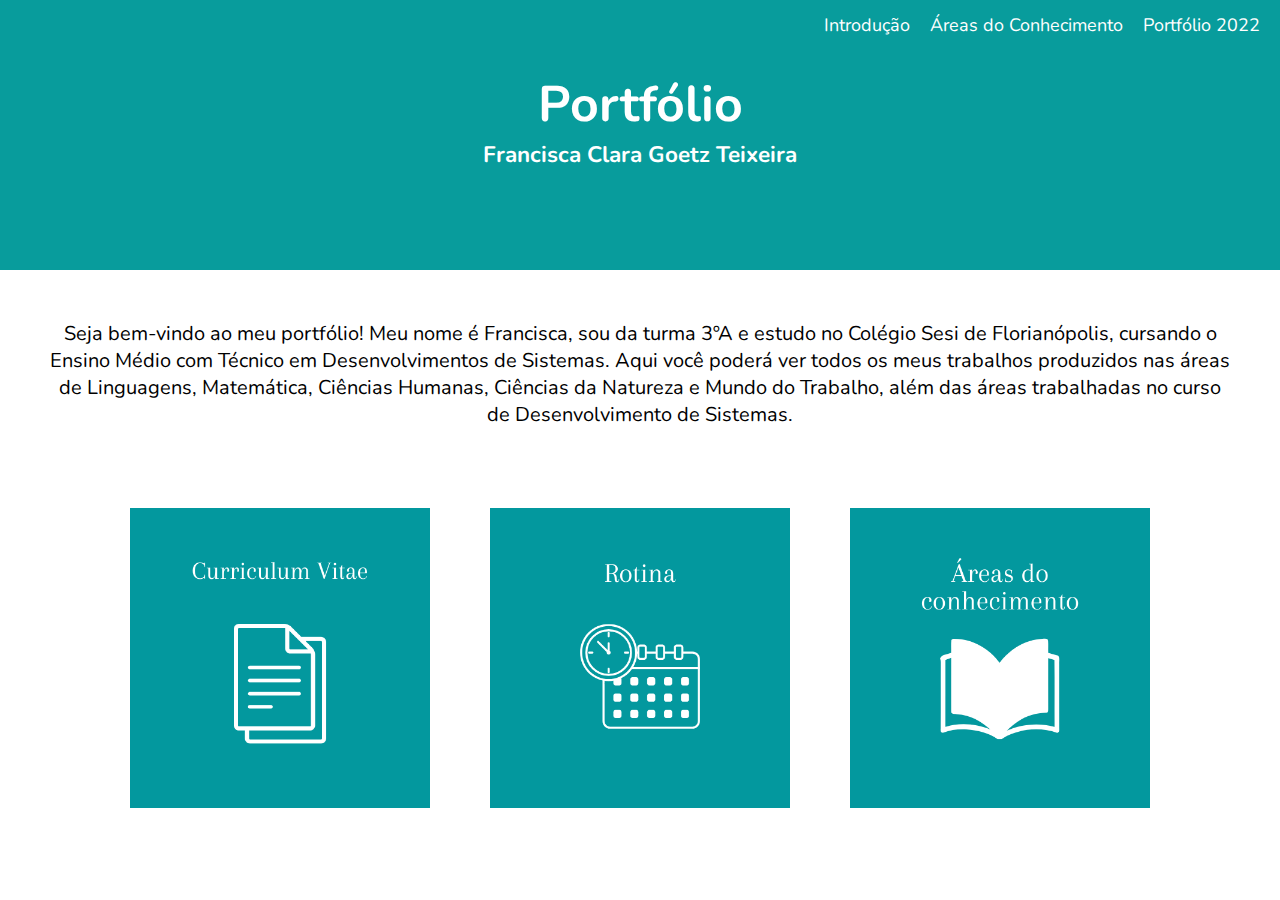
<file: index.html>
<!DOCTYPE html>
<html lang="pt-br">

<head>
    <meta charset="UTF-8">
    <meta http-equiv="X-UA-Compatible" content="IE=edge">
    <meta name="viewport" content="width=device-width, initial-scale=1.0">
    <title>Portfólio</title>
    <link rel="stylesheet" href="styles.css">
</head>

<body>
    <header>
        <div class="headerItems">
            <a class="summaryItems" href="#">Introdução</a>
            <a class="summaryItems" href="./areasConhecimento.html">Áreas do Conhecimento</a>
            <a class="summaryItems" href="https://sites.google.com/estudante.sesisenai.org.br/portfolio-segundo-trim/introdu%C3%A7%C3%A3o" target="_blank" rel="noopener noreferrer">Portfólio 2022</a>
        </div>
        <div class="title">
            <h1>Portfólio</h1>
            <h2>Francisca Clara Goetz Teixeira</h2>
        </div>
    </header>

    <div class="text">
        <a>
            Seja bem-vindo ao meu portfólio! Meu nome é Francisca, sou da turma 3ºA e estudo no Colégio Sesi de
            Florianópolis, cursando o Ensino Médio com Técnico em Desenvolvimentos de Sistemas. Aqui você poderá ver
            todos os meus trabalhos produzidos nas áreas de Linguagens, Matemática, Ciências Humanas, Ciências da
            Natureza e Mundo do Trabalho, além das áreas trabalhadas no curso de Desenvolvimento de Sistemas.

        </a>
    </div>

    <div class="buttons">
        <a class="btn" href="https://drive.google.com/file/d/1kmhbo2k7tBiQtLfm40qeHptQP5RtkmFL/view?usp=sharing"
            target="_blank" rel="noopener noreferrer"><img class="image" src="./images/botoes do portfolio (10).png"
                alt="Curriculum Vitae"></a>
        <a class="btn" href="https://docs.google.com/document/d/17hPBhl8VHSb8q75vsAi1eAEsDERTLfJCfSUgpHqgli8/edit?usp=sharing" target="_blank" rel="noopener noreferrer"><img class="image"
                src="./images/botoes do portfolio (11).png" alt="Rotina"></a>
        <a class="btn" href="./areasConhecimento.html"><img class="image" src="./images/botoes do portfolio (12).png"
                alt="Áreas do Conhecimento"></a>
    </div>
</body>

</html>
</file>
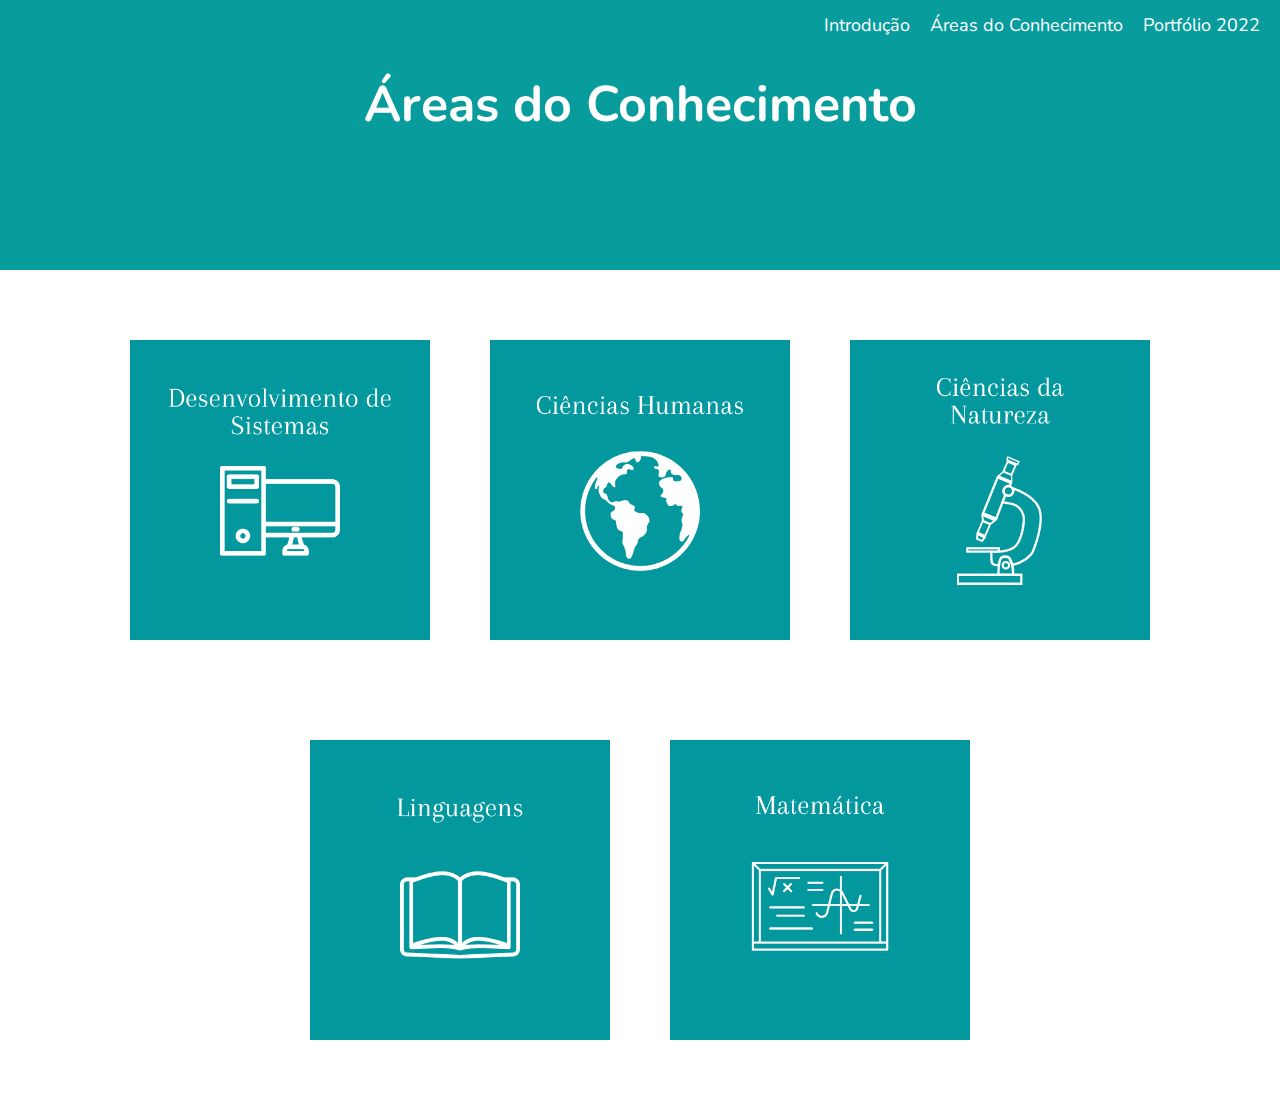
<file: areasConhecimento.html>
<!DOCTYPE html>
<html lang="pt-br">

<head>
    <meta charset="UTF-8">
    <meta name="viewport" content="width=device-width, initial-scale=1.0">
    <title>Áreas do Conhecimento</title>
    <link rel="stylesheet" href="styles.css">
</head>

<body>
    <header>
        <div class="headerItems">
            <a class="summaryItems" href="./index.html">Introdução</a>
            <a class="summaryItems" href="./areasConhecimento.html">Áreas do Conhecimento</a>
            <a class="summaryItems" href="https://sites.google.com/estudante.sesisenai.org.br/portfolio-segundo-trim/introdu%C3%A7%C3%A3o" target="_blank" rel="noopener noreferrer">Portfólio 2022</a> 
        </div>
        <div class="title">
            <h1>Áreas do Conhecimento</h1>
        </div>
    </header>
        <div class="buttons">
            <a class="btn" href="./tecnico.html"><img class="image" src="./images/tecn botao.png" alt="Desenvolvimento de Sistemas"></a>
            <a class="btn" href="./cienciasHumanas.html"><img class="image" src="./images/botoes do portfolio (14).png" alt="Ciências Humanas"></a>
            <a class="btn" href="./cienciasNatureza.html"><img class="image" src="./images/ciencias da natureza botao.png"alt="Ciências da Natureza"></a>
        </div>
        <div class="buttons">
            <a class="btn" href="./linguagens.html"><img class="image" src="./images/linguagens botao.png" alt="Linguagens"></a>
            <a class="btn" href="./matematica.html"><img class="image" src="./images/botoes do portfolio (13).png" alt="Matemática"></a>
        </div class="buttons">
</body>
</html>
</file>
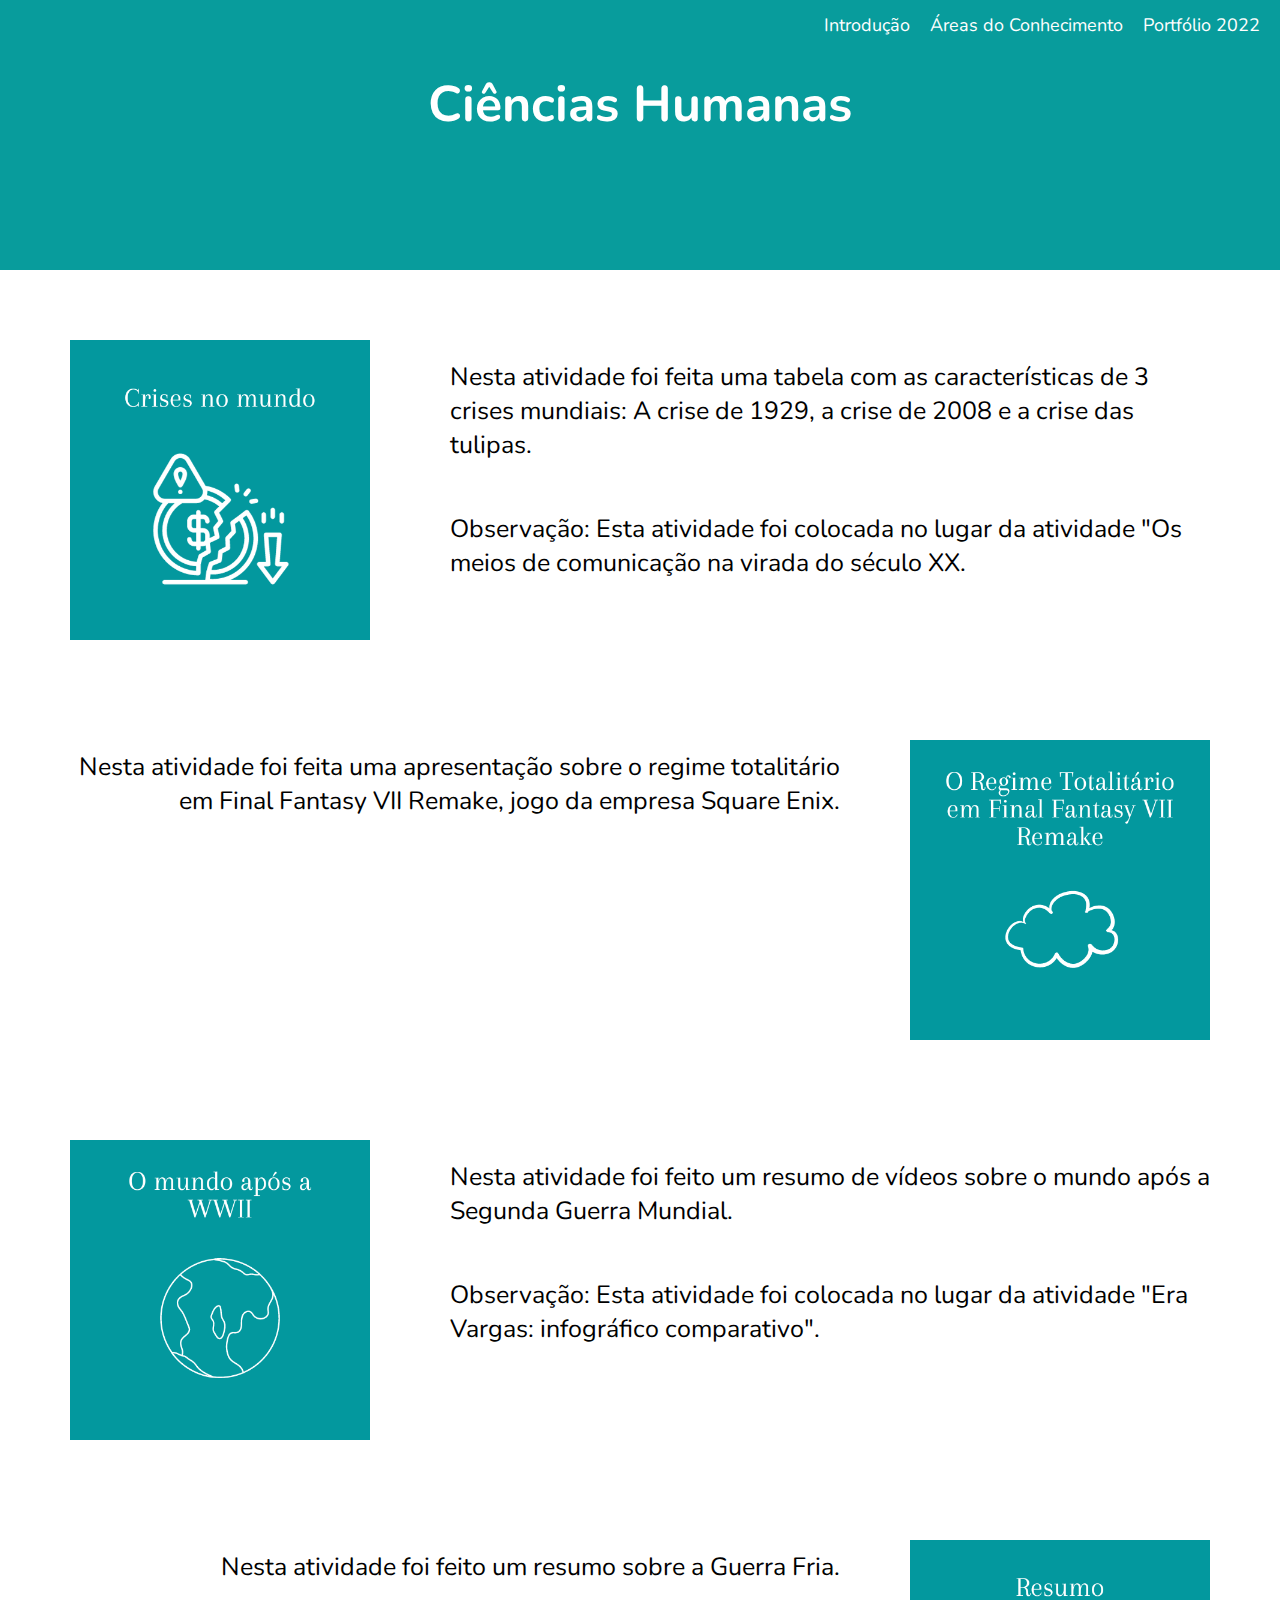
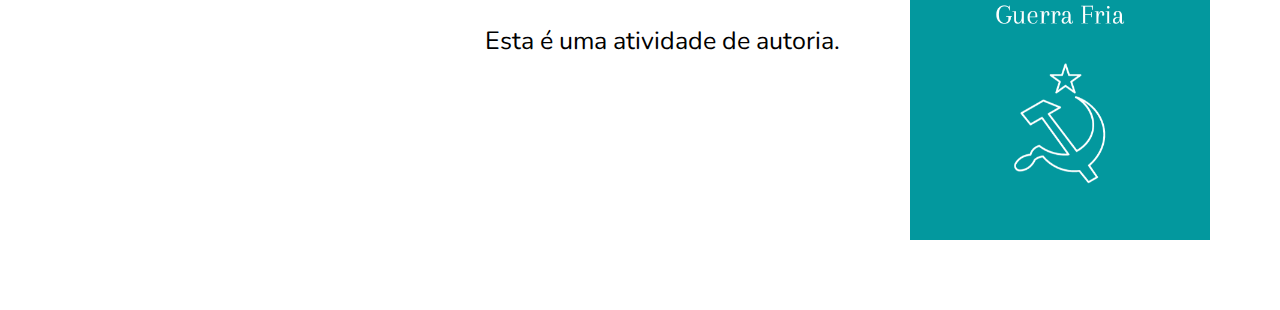
<file: cienciasHumanas.html>
<!DOCTYPE html>
<html lang="pt-br">

<head>
    <meta charset="UTF-8">
    <meta name="viewport" content="width=device-width, initial-scale=1.0">
    <title>Ciências Humanas</title>
    <link rel="stylesheet" href="styles.css">
</head>

<body>
    <header>
        <div class="headerItems">
            <a class="summaryItems" href="./index.html">Introdução</a>
            <a class="summaryItems" href="./areasConhecimento.html">Áreas do Conhecimento</a>
            <a class="summaryItems"
                href="https://sites.google.com/estudante.sesisenai.org.br/portfolio-segundo-trim/introdu%C3%A7%C3%A3o"
                target="_blank" rel="noopener noreferrer">Portfólio 2022</a>
        </div>
        <div class="title">
            <h1>Ciências Humanas</h1>
        </div>
     </header>
        <div class="btnLeft">
            <a class="btn"
                href="https://docs.google.com/spreadsheets/d/1BeHwmgjmDa8C3BSad9Tiot9MEgsSIA6T/edit?usp=sharing&ouid=114254797903127569456&rtpof=true&sd=true"
                target="_blank" rel="noopener noreferrer"><img class="image" src="./images/botao crises.png"
                    alt="O regime totalitário em Final Fantasy VII Remake"></a>
            <div class="ajeitaTexto">
                <div>
                    <a class="textBtnLeft">Nesta atividade foi feita uma tabela com as características de 3 crises
                        mundiais: A crise de 1929, a crise de 2008 e a crise das tulipas.</a>
                </div>
                <div>
                    <a class="textBtnLeft">Observação: Esta atividade foi colocada no lugar da atividade "Os meios de
                        comunicação na virada do século XX.</a>
                </div>
            </div>
        </div>
        <div class="btnRight">
            <div class="ajeitaTexto">
                <div>
                    <a class="textBtnRight">Nesta atividade foi feita uma apresentação sobre o regime totalitário em Final Fantasy VII Remake, jogo da empresa Square Enix.</a>
                </div>
            </div>
            <a class="btn"
                href="https://docs.google.com/presentation/d/15iGPrAQxyJ4IrKK8maaEO8gtv-SD-AeeEdO1TfQAr78/edit?usp=sharing"
                target="_blank" rel="noopener noreferrer"><img class="image" src="./images/botao regime.png"
                    alt="Crises no mundo"></a>
        </div>
        <div class="btnLeft">
            <a class="btn"
                href="https://docs.google.com/document/d/1Cj38ZMQ_G8kBwbdggVKkRyp1_p07638c6Mv6hvc8nCQ/edit?usp=sharing"
                target="_blank" rel="noopener noreferrer"><img class="image" src="images/botao mundo apos guerra.png"
                    alt="O mundo após a Segunda Guerra Mundial"></a>
                    <div class="ajeitaTexto">
                        <div>
                            <a class="textBtnLeft">Nesta atividade foi feito um resumo de vídeos sobre o mundo após a Segunda Guerra Mundial.</a>
                        </div>
                        <div>
                            <a class="textBtnLeft">Observação: Esta atividade foi colocada no lugar da atividade "Era Vargas: infográfico comparativo".</a>
                        </div>
                    </div>
        </div>
        <div class="btnRight">
            <div class="ajeitaTexto">
                <div>
                    <a class="textBtnRight">Nesta atividade foi feito um resumo sobre a Guerra Fria.</a>
                </div>
                <div>
                    <a class="textBtnRight">Esta é uma atividade de autoria.</a>
                </div>
            </div>
            <a class="btn"
                href="https://drive.google.com/drive/folders/1RsxyURId0kNa8h_v3t1SkIIfW-S31VUG?usp=share_link"
                target="_blank" rel="noopener noreferrer"><img class="image" src="./images/botao guerra fria.png"
                    alt="Resumo: Guerra Fria"></a>
</body>

</html>
</file>
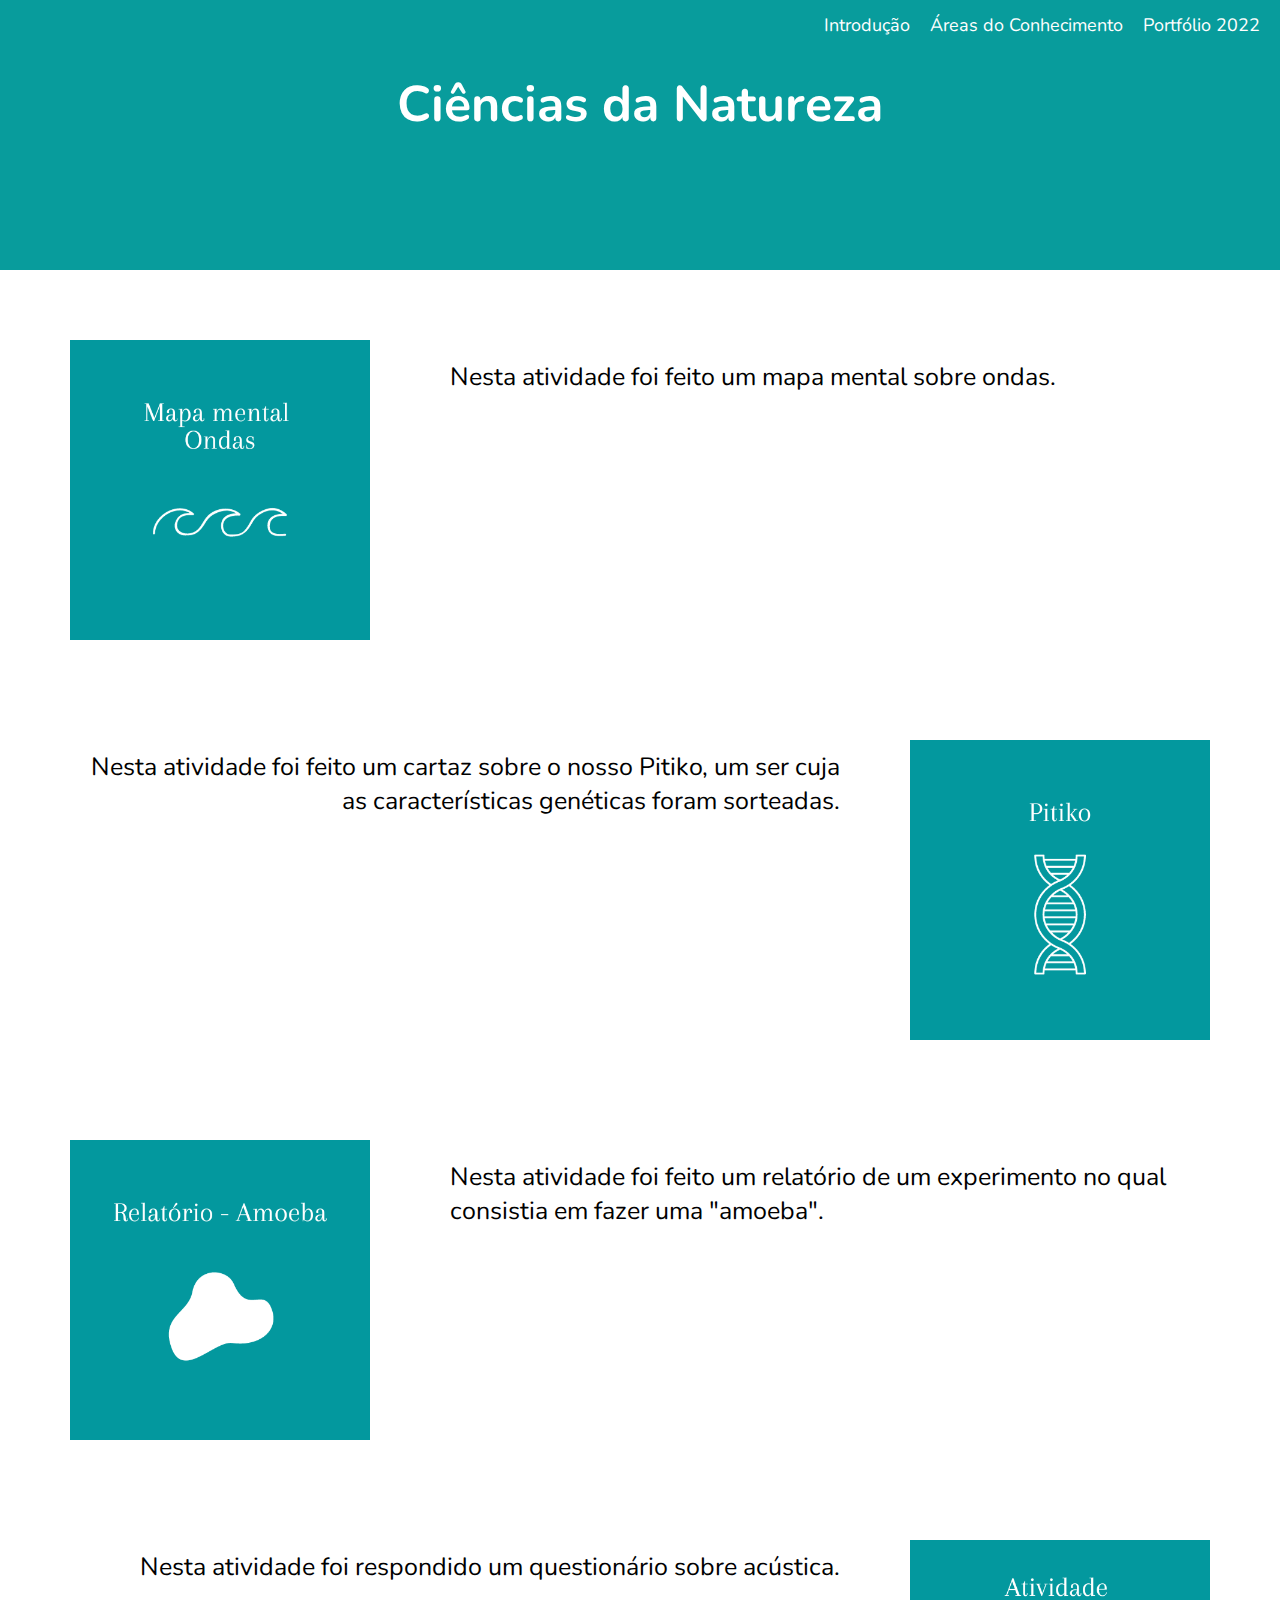
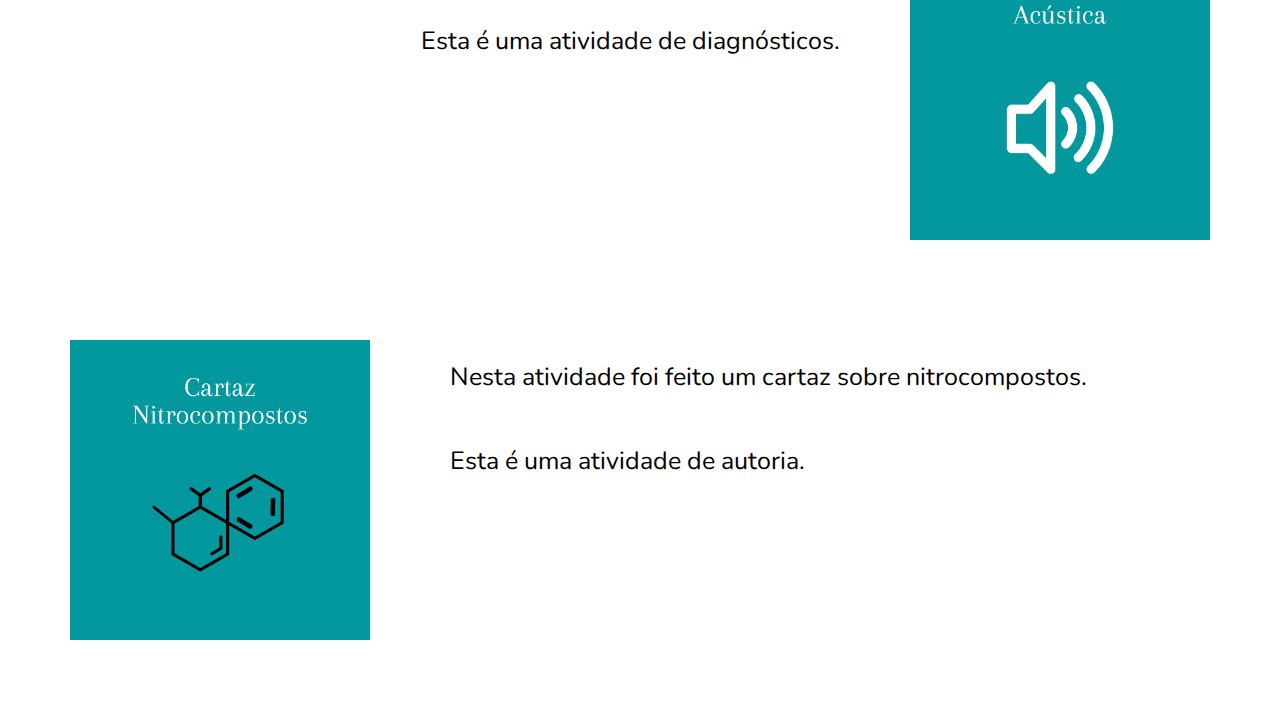
<file: cienciasNatureza.html>
<!DOCTYPE html>
<html lang="pt-br">

<head>
    <meta charset="UTF-8">
    <meta name="viewport" content="width=device-width, initial-scale=1.0">
    <title>Ciências da Natureza</title>
    <link rel="stylesheet" href="styles.css">
</head>

<body>
    <header>
        <div class="headerItems">
            <a class="summaryItems" href="./index.html">Introdução</a>
            <a class="summaryItems" href="./areasConhecimento.html">Áreas do Conhecimento</a>
            <a class="summaryItems" href="https://sites.google.com/estudante.sesisenai.org.br/portfolio-segundo-trim/introdu%C3%A7%C3%A3o" target="_blank" rel="noopener noreferrer">Portfólio 2022</a>
        </div>
        <div class="title">
            <h1>Ciências da Natureza</h1>
        </div>  
    </header>
        <div class="btnLeft">
            <a class="btn"
                href="https://drive.google.com/file/d/1r59u1hrmLG8NbmO_0MRW8A_2OUOGcyzD/view?usp=sharing"
                target="_blank" rel="noopener noreferrer"><img class="image" src="./images/botao mapa mental ondas.png"
                    alt="Mapa mental: Ondas"></a>
            <div class="ajeitaTexto">
                <div>
                    <a class="textBtnLeft">Nesta atividade foi feito um mapa mental sobre ondas.</a>
                </div>
            </div>
        </div>
        <div class="btnRight">
            <div class="ajeitaTexto">
                <div>
                    <a class="textBtnRight">Nesta atividade foi feito um cartaz sobre o nosso Pitiko, um ser cuja as características genéticas foram sorteadas.</a>
                </div>
            </div>
            <a class="btn"
                href="https://drive.google.com/file/d/15B6qLjaQ6izwXDjeLUJV6uSYS-3H0EHu/view"
                target="_blank" rel="noopener noreferrer"><img class="image" src="./images/botao pitikos.png"
                    alt="Pitiko"></a>
        </div>
        <div class="btnLeft">
            <a class="btn"
                href="https://docs.google.com/document/d/1ABHAHaZ0E2ya6I-5et__fyzh3Tkpie5ECQ-le71K7MU/edit"
                target="_blank" rel="noopener noreferrer"><img class="image" src="images/botao amoeba.png"
                    alt="Relatório: Amoeba"></a>
                    <div class="ajeitaTexto">
                        <div>
                            <a class="textBtnLeft">Nesta atividade foi feito um relatório de um experimento no qual consistia em fazer uma "amoeba".</a>
                        </div>
                    </div>
        </div>
        <div class="btnRight">
            <div class="ajeitaTexto">
                <div>
                    <a class="textBtnRight">Nesta atividade foi respondido um questionário sobre acústica.</a>
                </div>
                <div>
                    <a class="textBtnRight">Esta é uma atividade de diagnósticos.</a>
                </div>
            </div>
            <a class="btn"
                href="https://drive.google.com/drive/folders/1PVH1Y4lZuWUn-YwxlfGq6z3OGrFRo-vs?usp=sharing"
                target="_blank" rel="noopener noreferrer"><img class="image" src="./images/botao acustica.png"
                    alt="Atividade: Acústica"></a>
        </div>
        <div class="btnLeft">
            <a class="btn"
                href="https://drive.google.com/file/d/1mdmcZF46bU-oDQY68vC60-6ljBrI0AG-/view?usp=share_link"
                target="_blank" rel="noopener noreferrer"><img class="image" src="images/botao nitrocomposto.png"
                    alt="Cartaz: Nitrocompostos"></a>
                    <div class="ajeitaTexto">
                        <div>
                            <a class="textBtnLeft">Nesta atividade foi feito um cartaz sobre nitrocompostos.</a>
                        </div>
                        <div>
                            <a class="textBtnLeft">Esta é uma atividade de autoria.</a>
                        </div>
                    </div>
        </div>
</body>
</html>
</file>
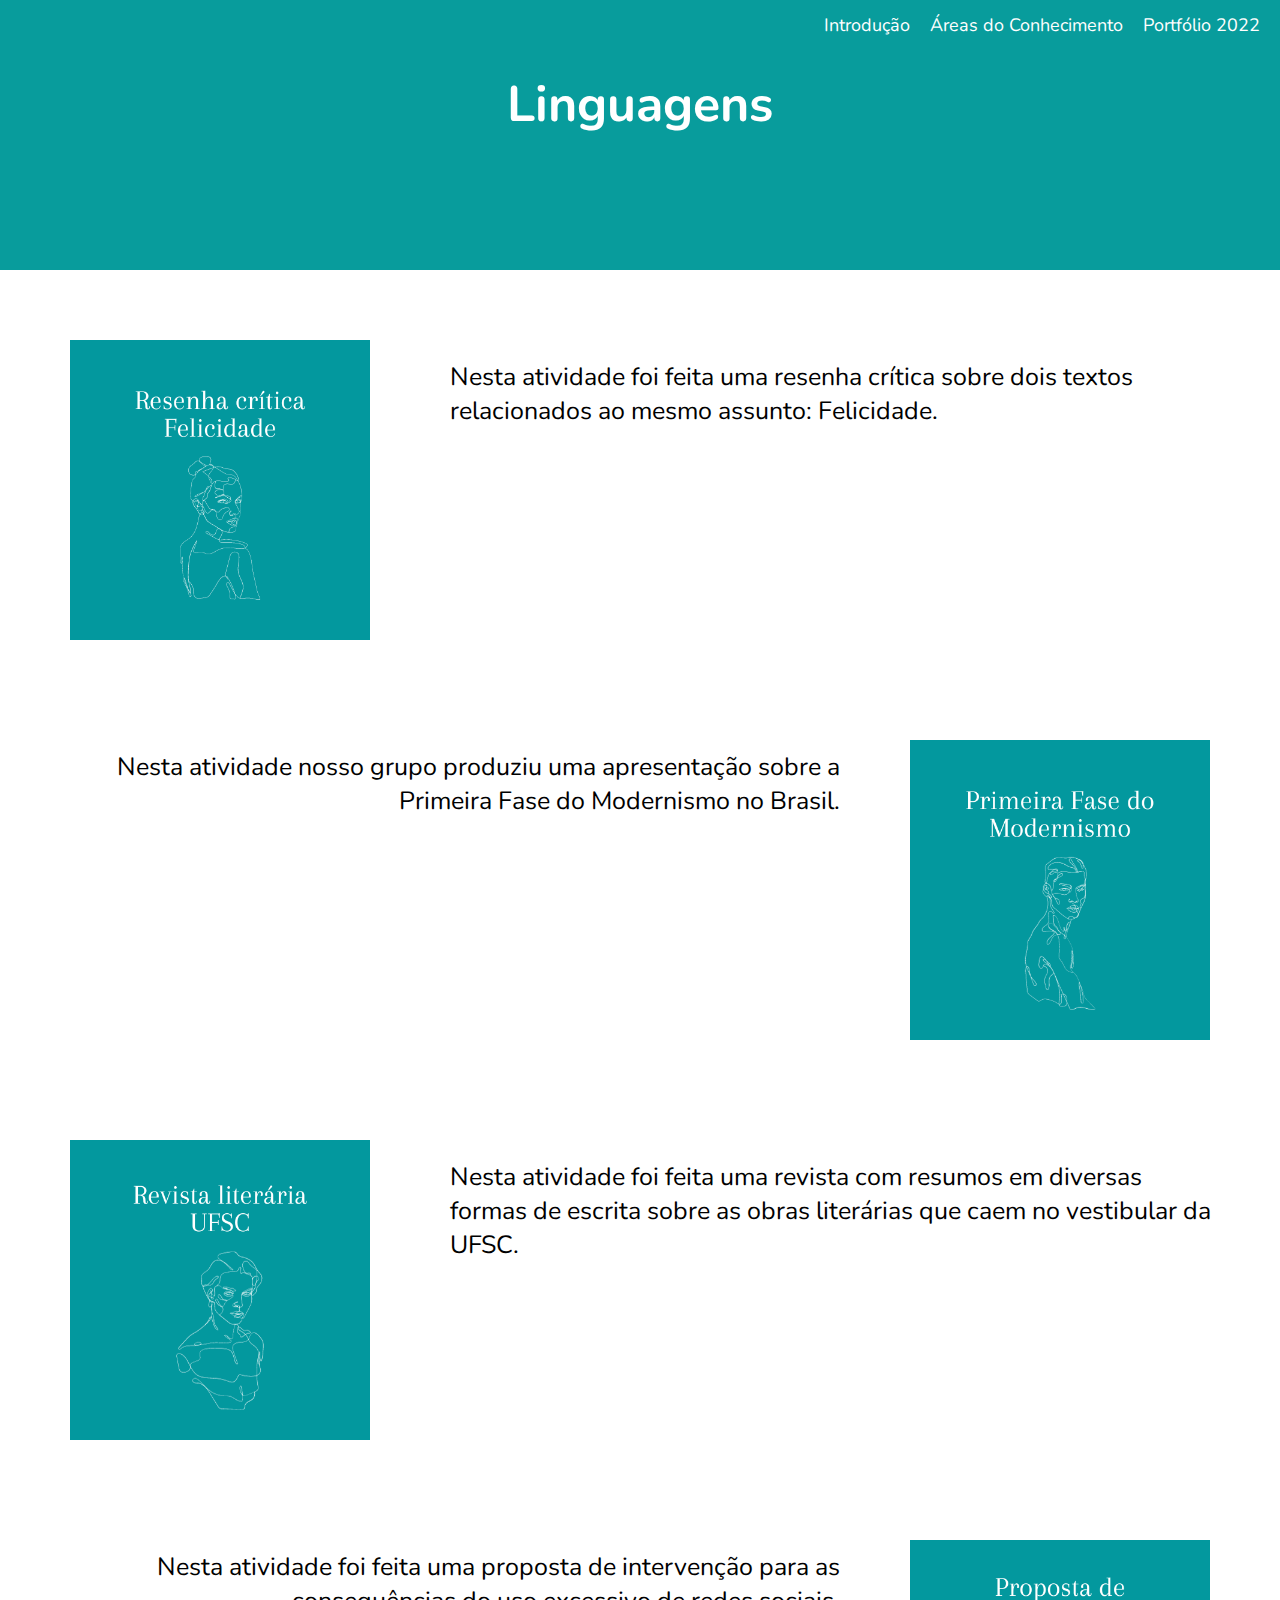
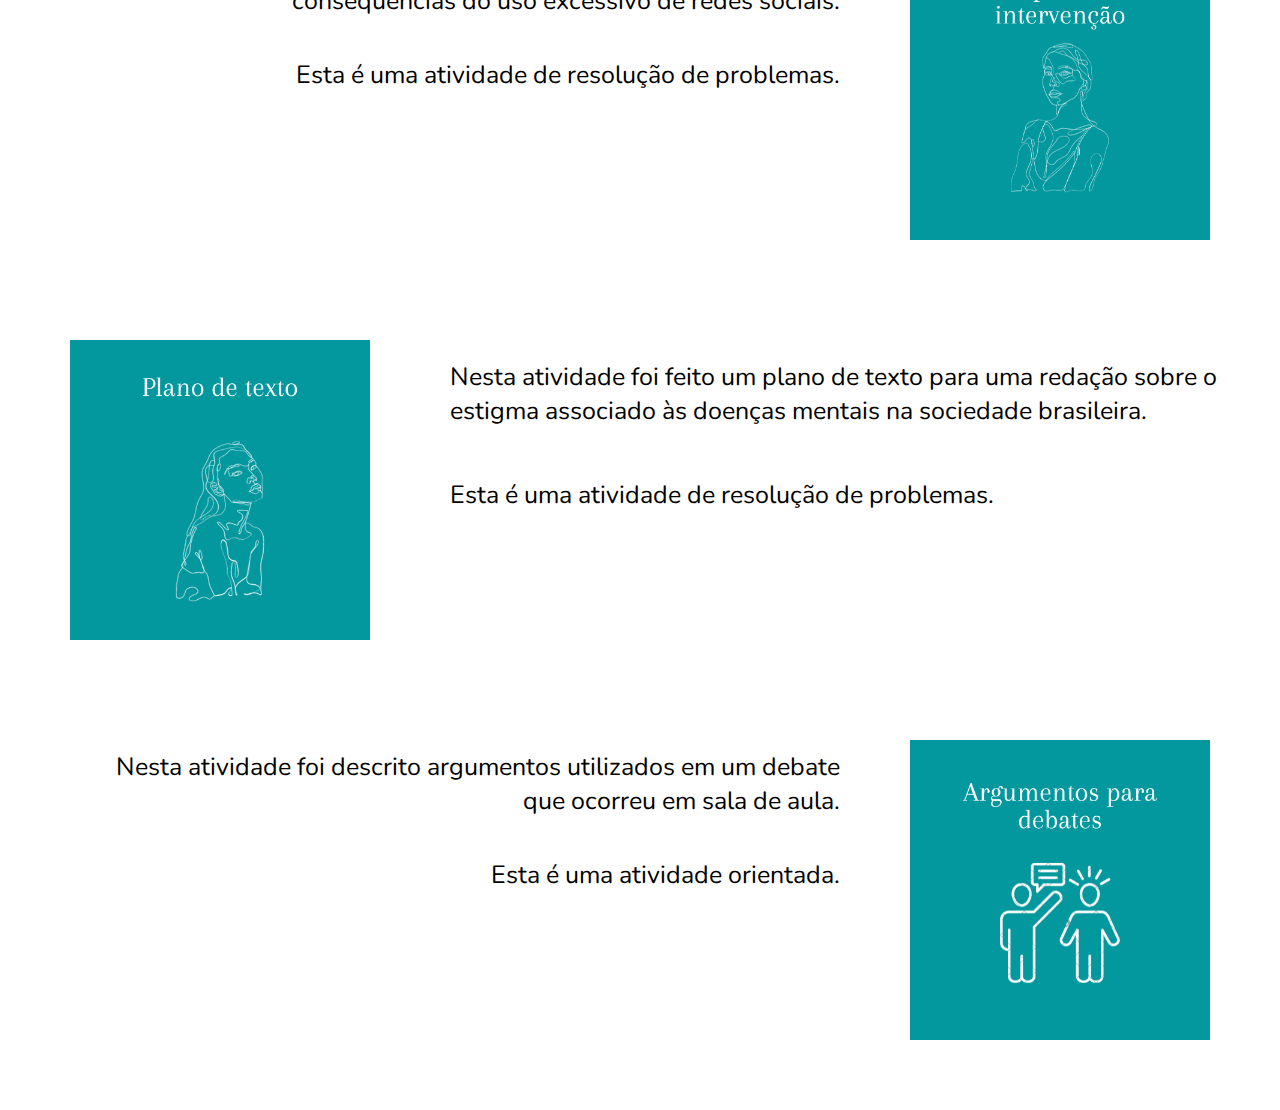
<file: linguagens.html>
<!DOCTYPE html>
<html lang="pt-br">

<head>
    <meta charset="UTF-8">
    <meta name="viewport" content="width=device-width, initial-scale=1.0">
    <title>Linguagens</title>
    <link rel="stylesheet" href="styles.css">
</head>

<body>
    <header>
        <div class="headerItems">
            <a class="summaryItems" href="./index.html">Introdução</a>
            <a class="summaryItems" href="./areasConhecimento.html">Áreas do Conhecimento</a>
            <a class="summaryItems" href="https://sites.google.com/estudante.sesisenai.org.br/portfolio-segundo-trim/introdu%C3%A7%C3%A3o" target="_blank" rel="noopener noreferrer">Portfólio 2022</a>
        </div>
        <div class="title">
            <h1>Linguagens</h1>
        </div>
    </header>
        <div class="btnLeft">
            <a class="btn"
                href="https://docs.google.com/document/d/14SAHH9WBBdr3ycvoRDLI_nTw0ofJAdo8wHDQTOlKSYQ/edit?usp=sharing"
                target="_blank" rel="noopener noreferrer"><img class="image" src="./images/botao felicidade.png"
                    alt="Resenha crítica: Felicidade"></a>
            <div class="ajeitaTexto">
                <div>
                    <a class="textBtnLeft">Nesta atividade foi feita uma resenha crítica sobre dois textos relacionados ao mesmo assunto: Felicidade.</a>
                </div>
            </div>
        </div>
        <div class="btnRight">
            <div class="ajeitaTexto">
                <div>
                    <a class="textBtnRight">Nesta atividade nosso grupo produziu uma apresentação sobre a Primeira Fase do Modernismo no Brasil.</a>
                </div>
            </div>
            <a class="btn"
                href="https://www.canva.com/design/DAFl6c7OQts/f4YJddCOkZ2Hm86aYhnjaQ/view?utm_content=DAFl6c7OQts&utm_campaign=designshare&utm_medium=link&utm_source=publishsharelink"
                target="_blank" rel="noopener noreferrer"><img class="image" src="./images/botao modernismo.png"
                    alt="Segunda Fase do Modernismo"></a>
        </div>
        <div class="btnLeft">
            <a class="btn"
                href="https://www.canva.com/design/DAFr7g6H1dU/rUHk56oaMZAia1MH6sgv1A/edit?utm_content=DAFr7g6H1dU&utm_campaign=designshare&utm_medium=link2&utm_source=sharebutton"
                target="_blank" rel="noopener noreferrer"><img class="image" src="images/botao revista ufsc.png"
                    alt="Revista literária: UFSC"></a>
                    <div class="ajeitaTexto">
                        <div>
                            <a class="textBtnLeft">Nesta atividade foi feita uma revista com resumos em diversas formas de escrita sobre as obras literárias que caem no vestibular da UFSC.</a>
                        </div>
                    </div>
        </div>
        <div class="btnRight">
            <div class="ajeitaTexto">
                <div>
                    <a class="textBtnRight">Nesta atividade foi feita uma proposta de intervenção para as consequências do uso excessivo de redes sociais.</a>
                </div>
                <div>
                    <a class="textBtnRight">Esta é uma atividade de resolução de problemas.</a>
                </div>
            </div>
            <a class="btn"
                href="https://docs.google.com/document/d/1Emzt4UZHXjWharS68d-q9fzK8c7XH1zJ_85goLhZKiY/edit?usp=sharing"
                target="_blank" rel="noopener noreferrer"><img class="image" src="./images/botao proposta de intervencao.png"
                    alt="Proposta de intervenção"></a>
        </div>
        <div class="btnLeft">
            <a class="btn"
                href="https://docs.google.com/document/d/1y3tDf2PLPniK6drdRKqBn4swk938mu-GIU4dqpG40tg/edit?usp=sharing"
                target="_blank" rel="noopener noreferrer"><img class="image" src="images/botao plano de texto.png"
                    alt="Plano de texto"></a>
                    <div class="ajeitaTexto">
                        <div>
                            <a class="textBtnLeft">Nesta atividade foi feito um plano de texto para uma redação sobre o estigma associado às doenças mentais na sociedade brasileira.</a>
                        </div>
                        <div>
                            <a class="textBtnLeft">Esta é uma atividade de resolução de problemas.</a>
                        </div>
                    </div>
        </div>
        <div class="btnRight">
            <div class="ajeitaTexto">
                <div>
                    <a class="textBtnRight">Nesta atividade foi descrito argumentos utilizados em um debate que ocorreu em sala de aula.</a>
                </div>
                <div>
                    <a class="textBtnRight">Esta é uma atividade orientada.</a>
                </div>
            </div>
            <a class="btn"
                href="https://docs.google.com/document/d/1YSZucpQ0nDC651e4_gP0xRWWGfvyyWjnDUvnN2UH-Nk/edit?usp=sharing"
                target="_blank" rel="noopener noreferrer"><img class="image" src="./images/botao argumentos.png"
                    alt="Ideias de argumentos para debates"></a>
        </div>
</body>
</html>
</file>
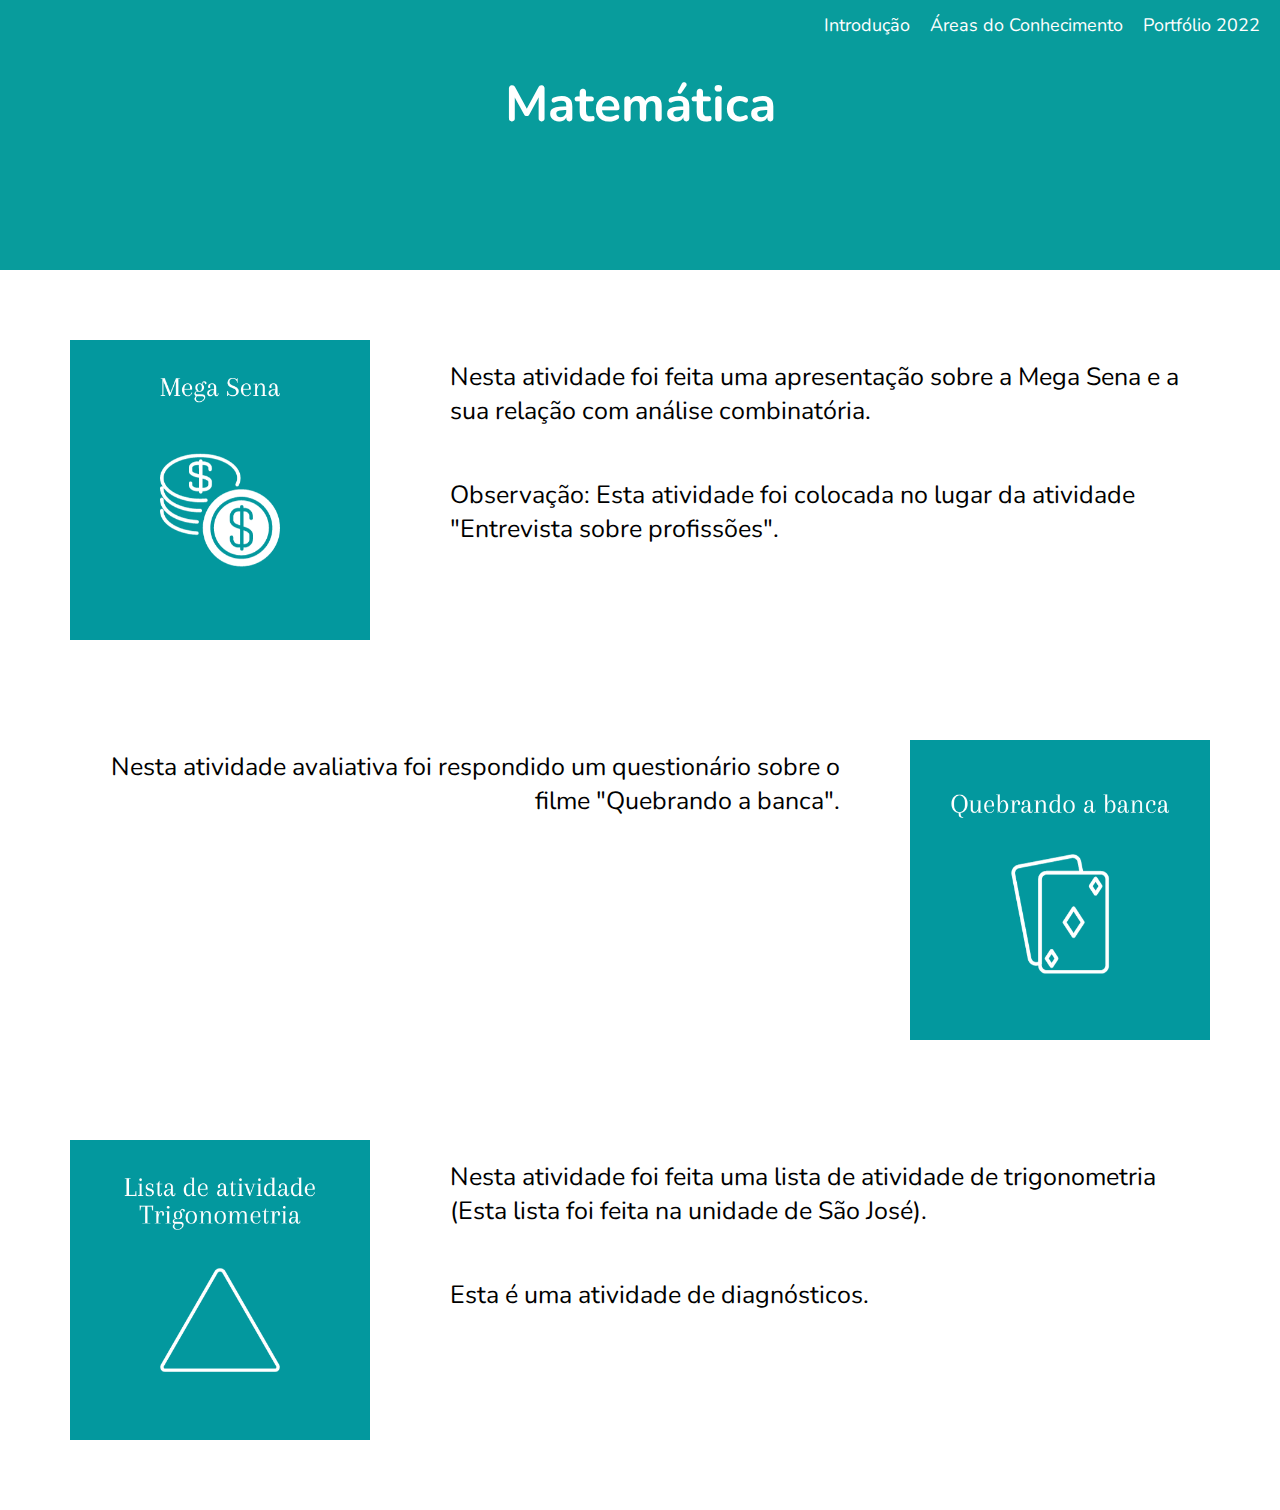
<file: matematica.html>
<!DOCTYPE html>
<html lang="pt-br">

<head>
    <meta charset="UTF-8">
    <meta name="viewport" content="width=device-width, initial-scale=1.0">
    <title>Matemática</title>
    <link rel="stylesheet" href="styles.css">
</head>

<body>
    <header>
        <div class="headerItems">
            <a class="summaryItems" href="./index.html">Introdução</a>
            <a class="summaryItems" href="./areasConhecimento.html">Áreas do Conhecimento</a>
            <a class="summaryItems" href="https://sites.google.com/estudante.sesisenai.org.br/portfolio-segundo-trim/introdu%C3%A7%C3%A3o" target="_blank" rel="noopener noreferrer">Portfólio 2022</a>
        </div>
        <div class="title">
            <h1>Matemática</h1>
        </div>
    </header>
        <div class="btnLeft">
            <a class="btn"
                href="https://www.canva.com/design/DAFmW_HgAmk/x5WYbrp62dzYUrmnqSCJGQ/view?utm_content=DAFmW_HgAmk&utm_campaign=designshare&utm_medium=link&utm_source=publishsharelink"
                target="_blank" rel="noopener noreferrer"><img class="image" src="./images/botao mega sena.png"
                    alt="Mega Sena"></a>
            <div class="ajeitaTexto">
                <div>
                    <a class="textBtnLeft">Nesta atividade foi feita uma apresentação sobre a Mega Sena e a sua relação com análise combinatória.</a>
                </div>
                <div>
                    <a class="textBtnLeft">Observação: Esta atividade foi colocada no lugar da atividade "Entrevista sobre profissões".</a>
                </div>
            </div>
        </div>
        <div class="btnRight">
            <div class="ajeitaTexto">
                <div>
                    <a class="textBtnRight">Nesta atividade avaliativa foi respondido um questionário sobre o filme "Quebrando a banca".</a>
                </div>
            </div>
            <a class="btn"
                href="https://docs.google.com/document/d/1MePFgamPKpqQNOe9hGPdd1gSNIBeWRXa_lU3xAELsVk/edit?usp=sharing"
                target="_blank" rel="noopener noreferrer"><img class="image" src="./images/botao quebrando a banca.png"
                    alt="Quebrando a banca"></a>
            </div>
        <div class="btnLeft">
            <a class="btn"
                href="https://drive.google.com/drive/folders/16wDRIUTllsvyWZ8g9-QJeikgRxjGnTNh?usp=sharing"
                target="_blank" rel="noopener noreferrer"><img class="image" src="./images/botao lista trigonometria.png"
                    alt="Lista: Trigonometria"></a>
            <div class="ajeitaTexto">
                <div>
                    <a class="textBtnLeft">Nesta atividade foi feita uma lista de atividade de trigonometria (Esta lista foi feita na unidade de São José).</a>
                </div>
                <div>
                    <a class="textBtnLeft">Esta é uma atividade de diagnósticos.</a>
                </div>
            </div>
        </div>
</body>
</html>
</file>
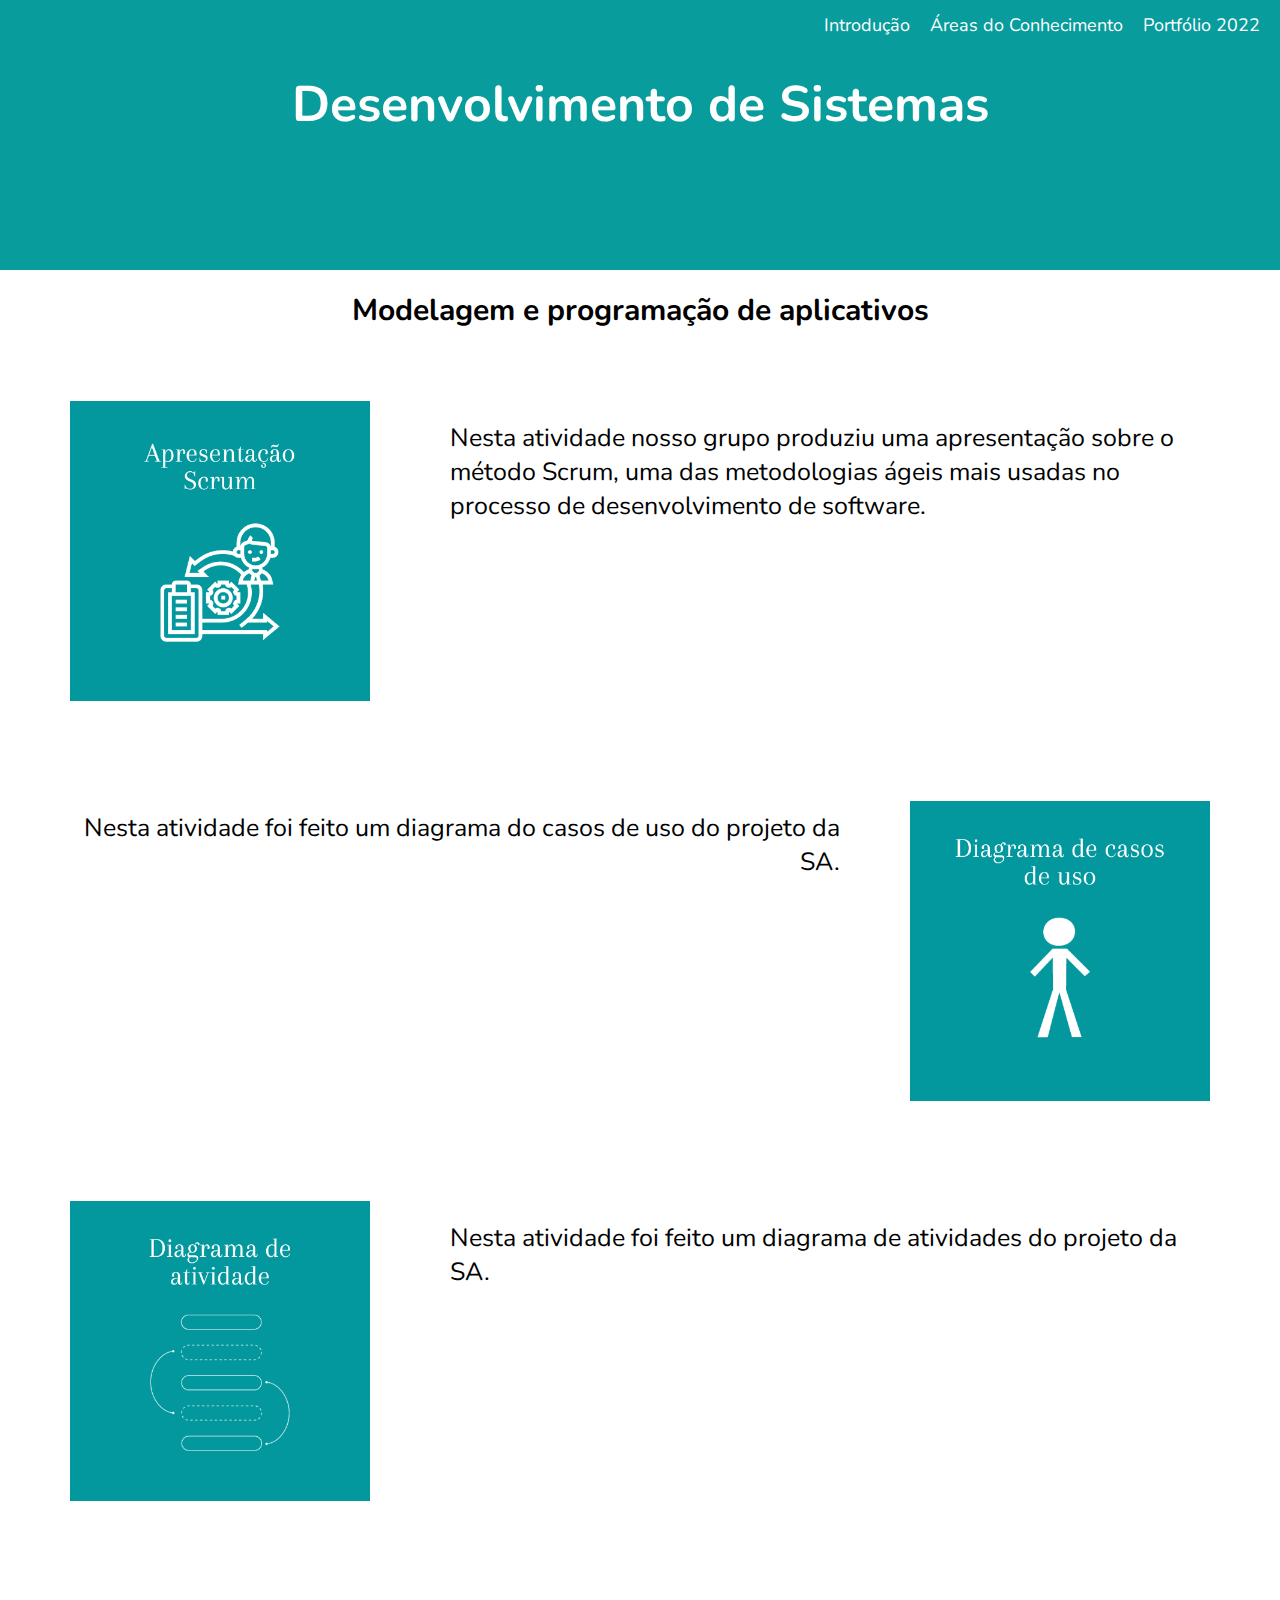
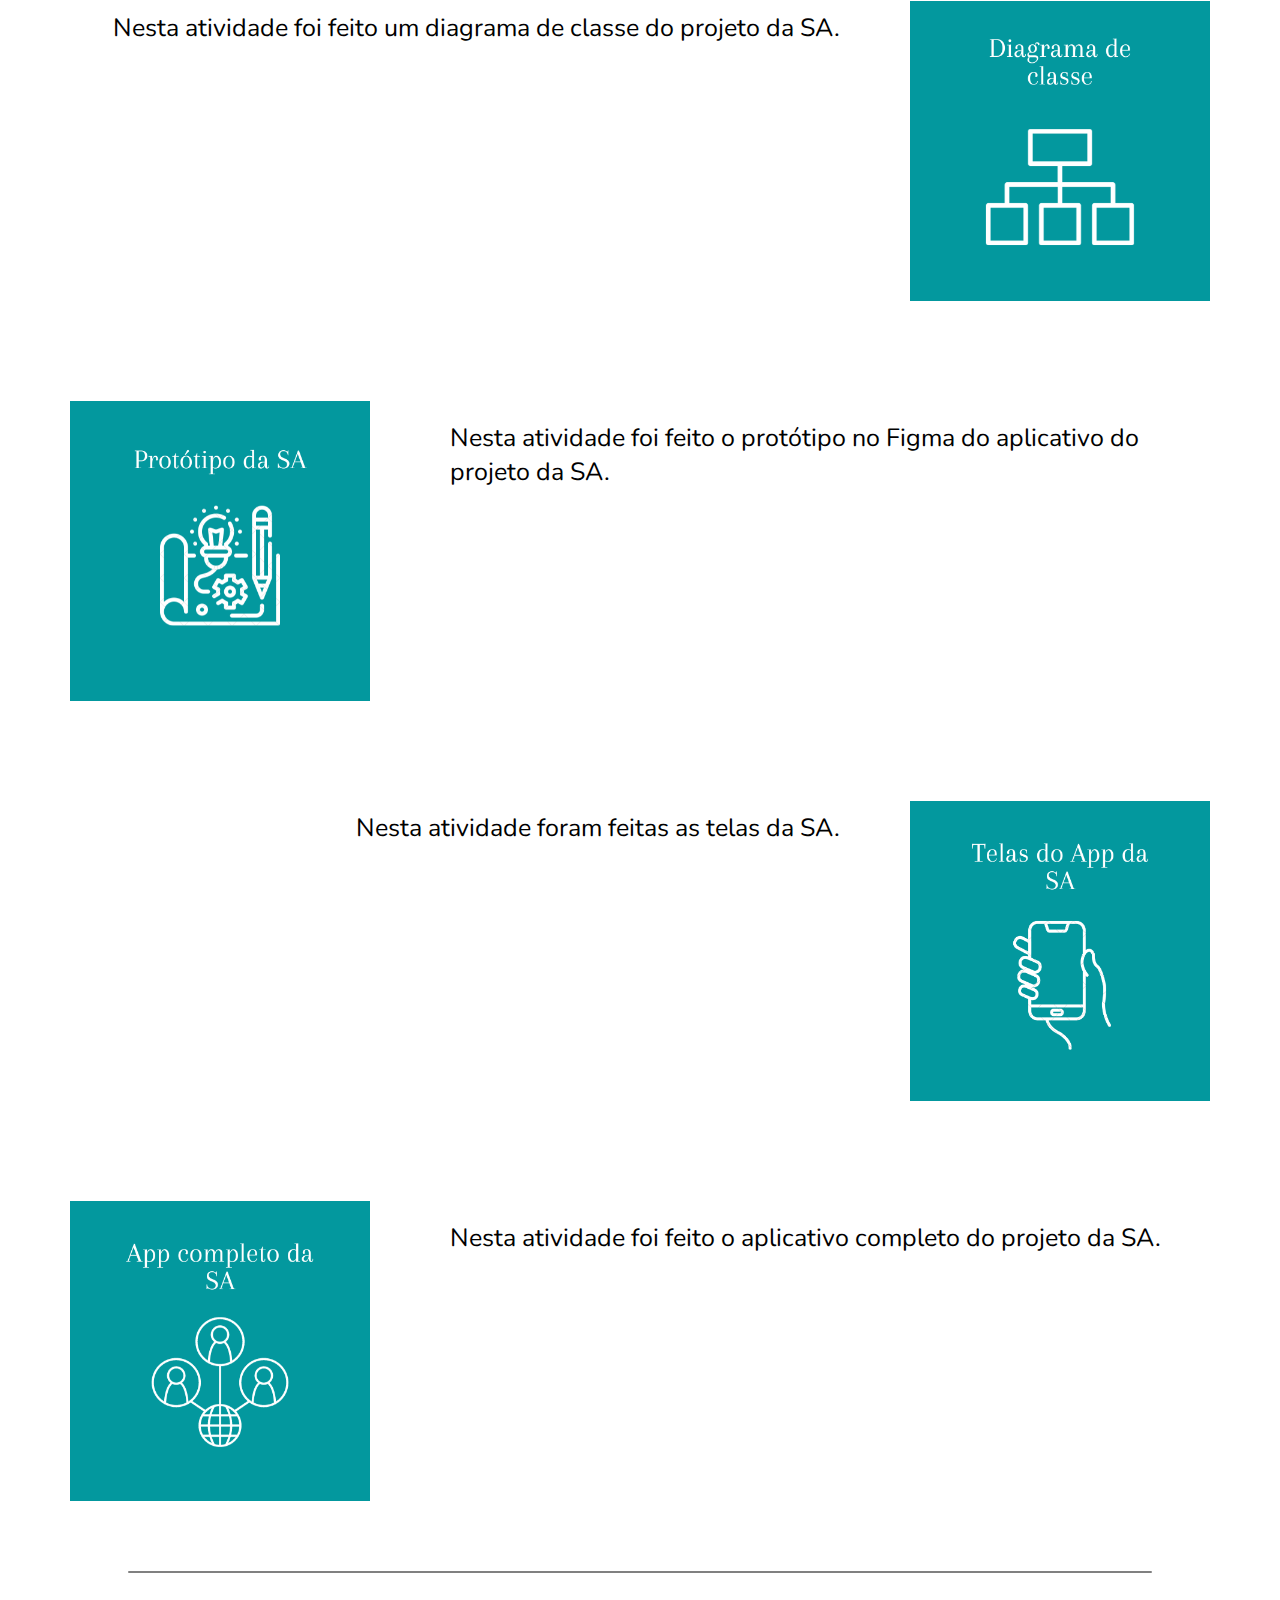
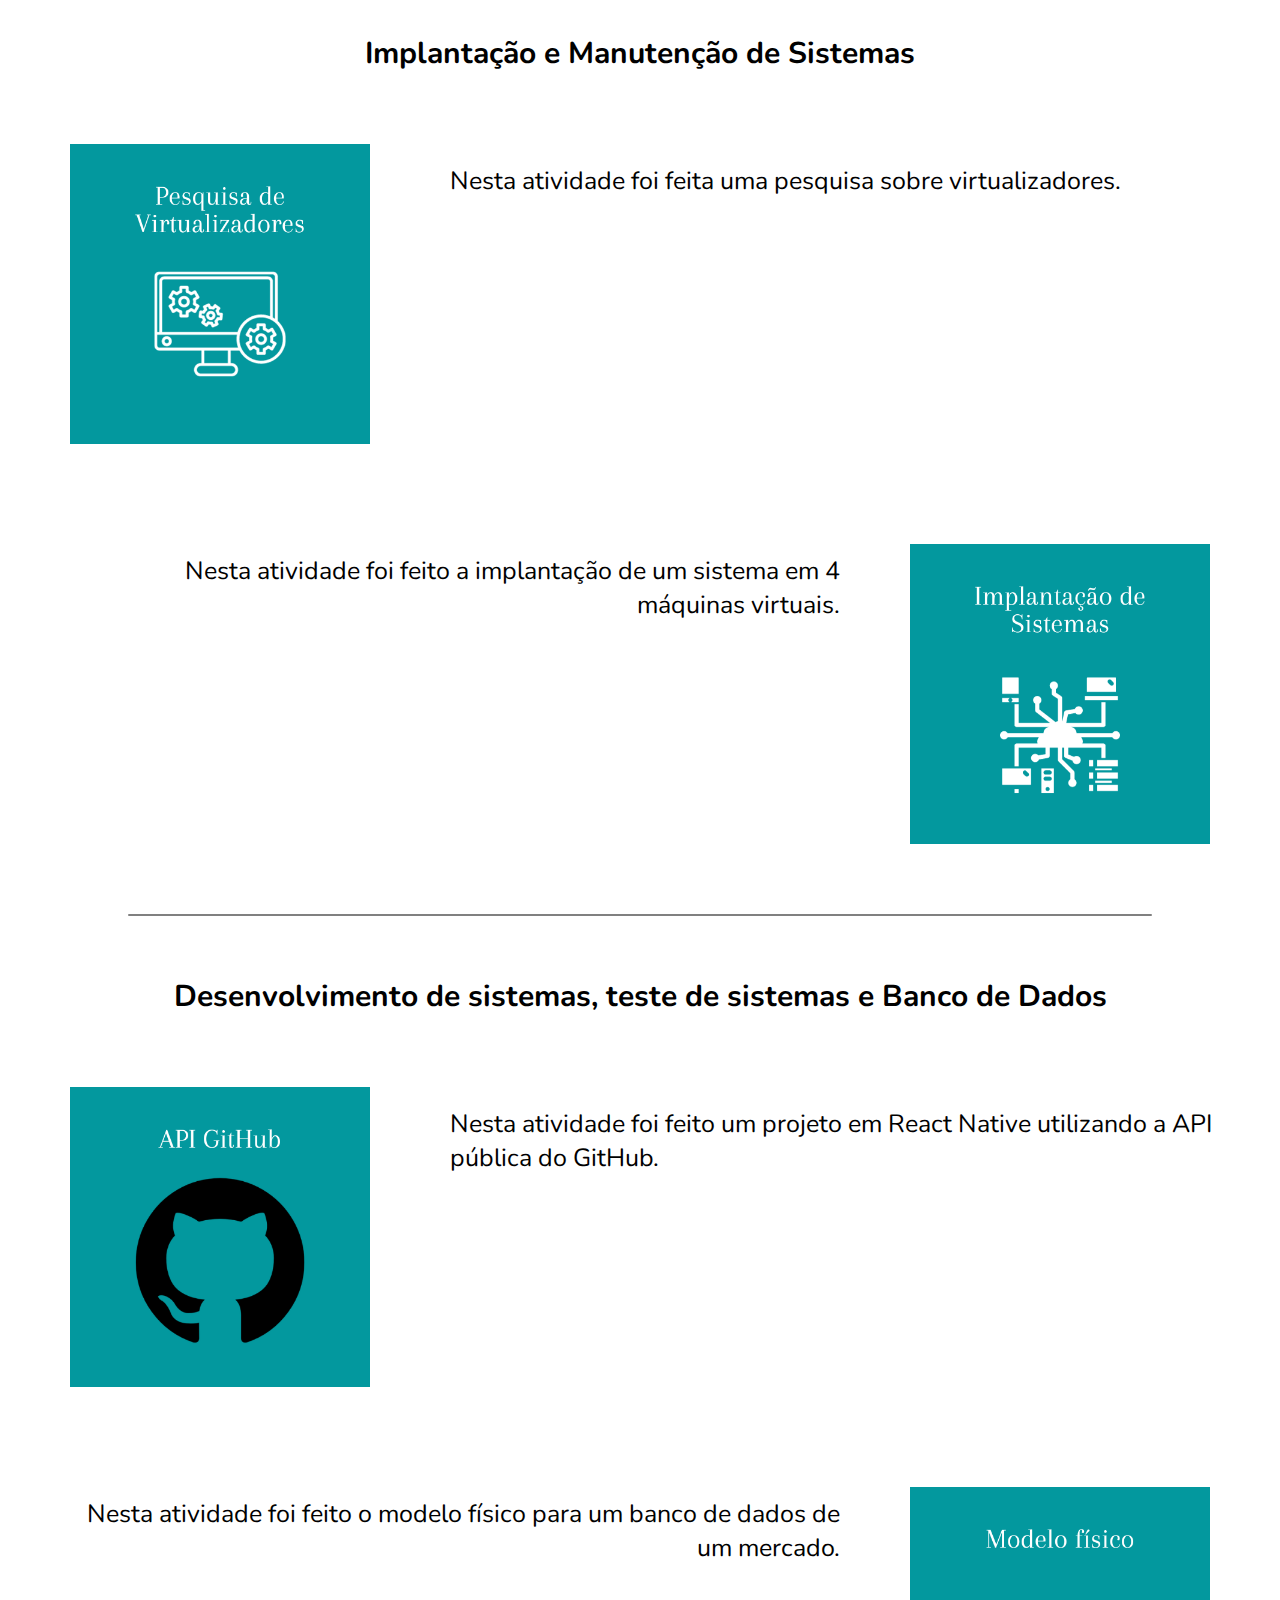
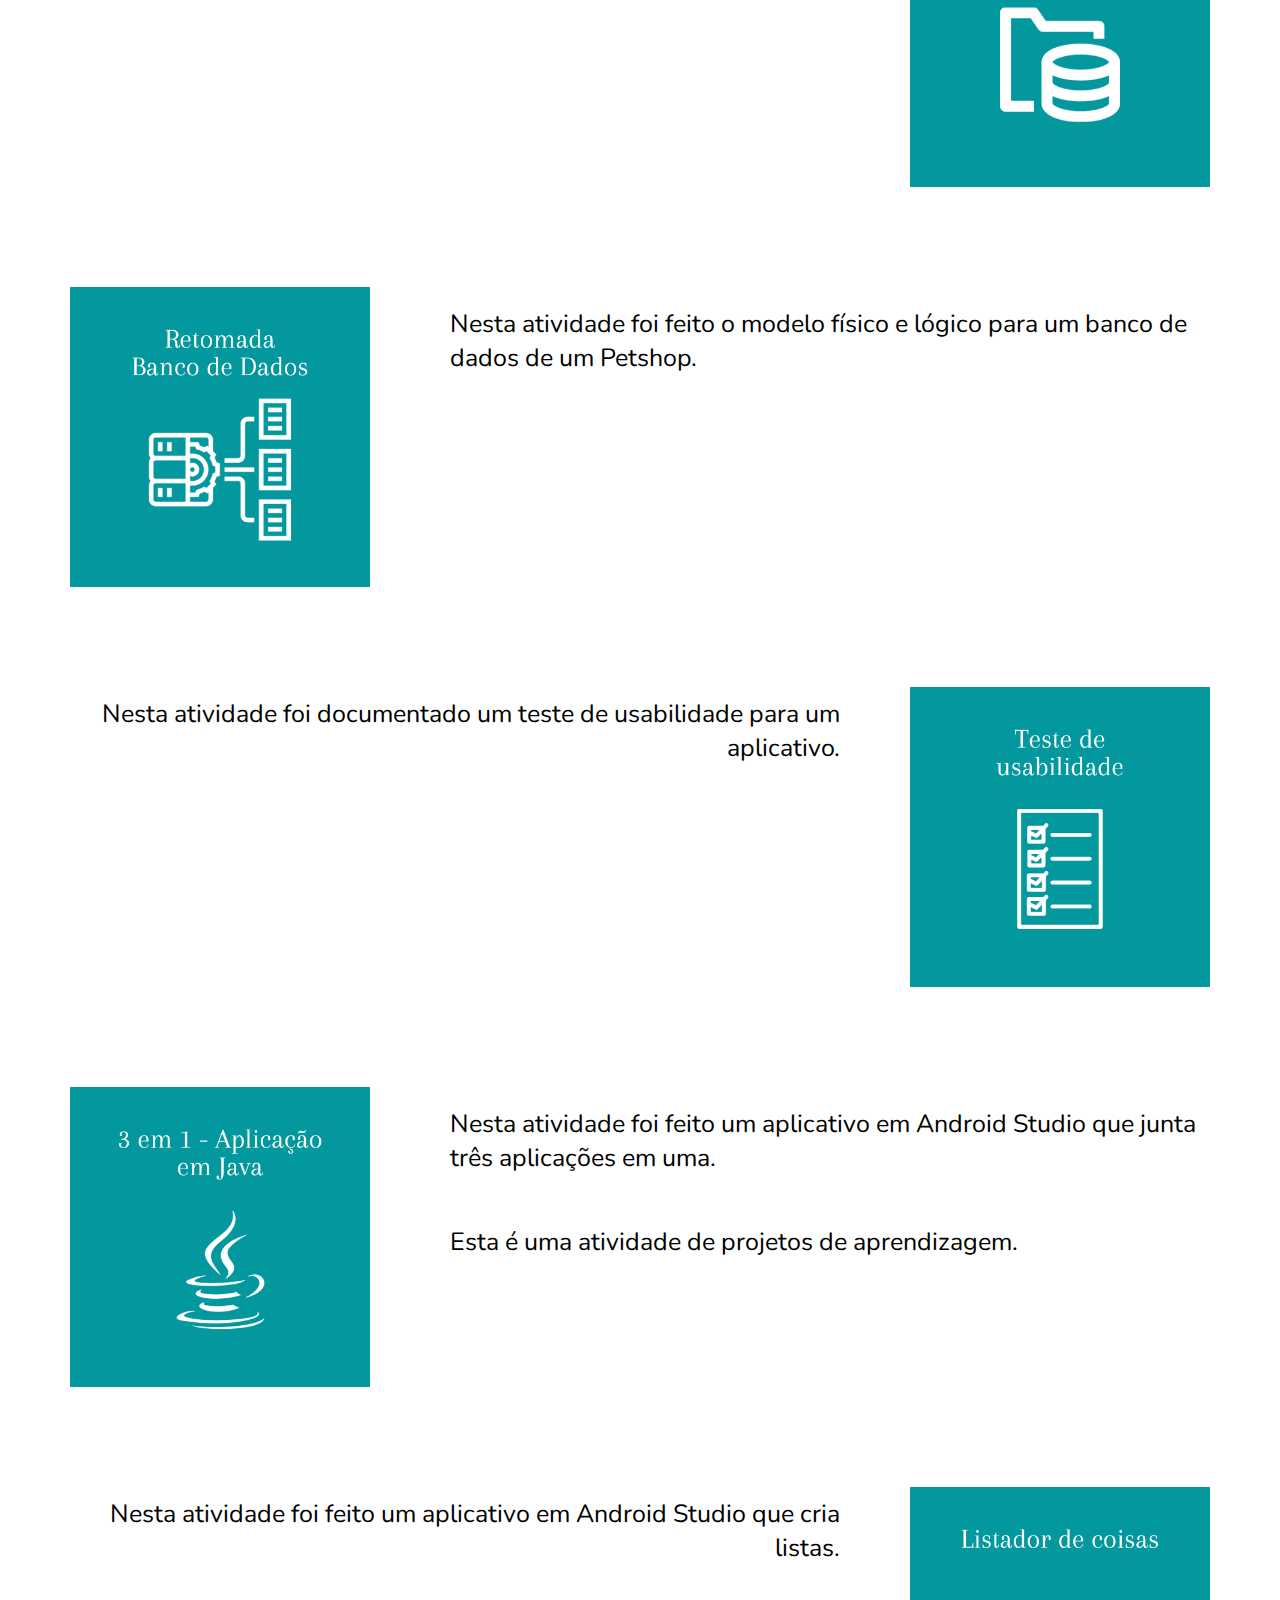
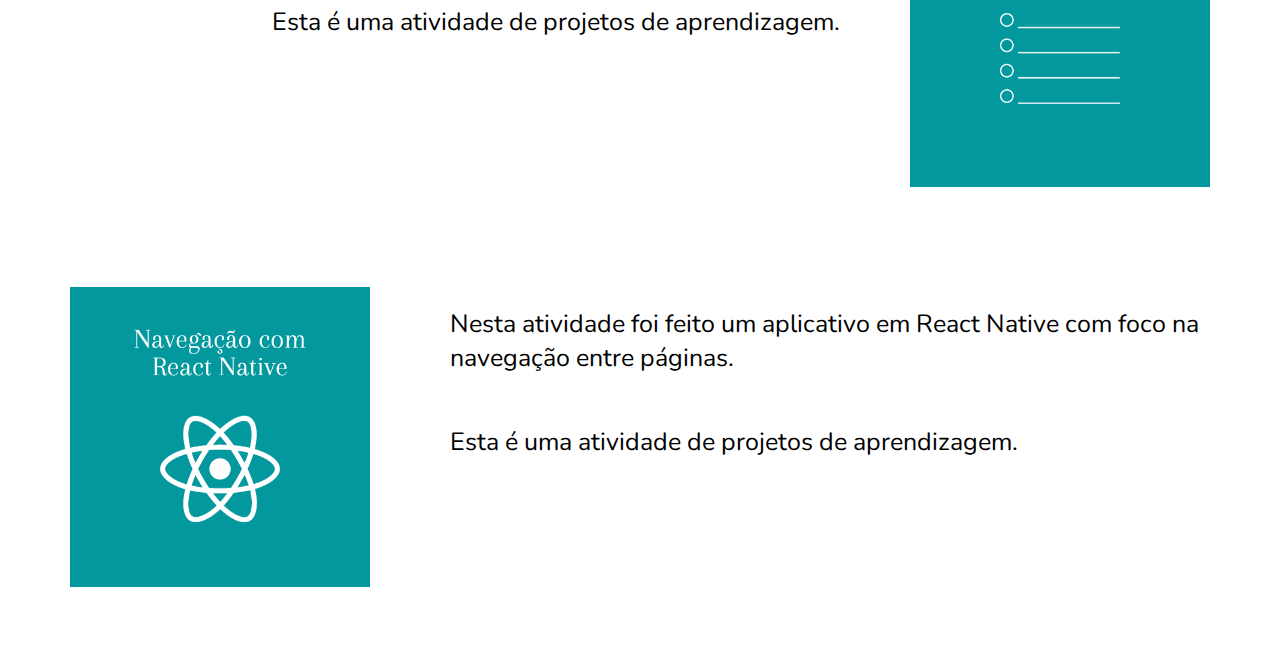
<file: tecnico.html>
<!DOCTYPE html>
<html lang="pt-br">

<head>
    <meta charset="UTF-8">
    <meta name="viewport" content="width=device-width, initial-scale=1.0">
    <title>Desenvolvimento de Sistemas</title>
    <link rel="stylesheet" href="styles.css">
</head>

<body>
    <header>
        <div class="headerItems">
            <a class="summaryItems" href="./index.html">Introdução</a>
            <a class="summaryItems" href="./areasConhecimento.html">Áreas do Conhecimento</a>
            <a class="summaryItems"
                href="https://sites.google.com/estudante.sesisenai.org.br/portfolio-segundo-trim/introdu%C3%A7%C3%A3o"
                target="_blank" rel="noopener noreferrer">Portfólio 2022</a>
        </div>
        <div class="title">
            <h1>Desenvolvimento de Sistemas</h1>
        </div>
    </header>
        <div>
            <h2 class="subTitulo">Modelagem e programação de aplicativos</h2>
        </div>
        <div class="btnLeft">
            <a class="btn"
                href="https://www.canva.com/design/DAFrclEyLK8/vaaxyqQLN-zQkXZoTBAdqQ/edit?utm_content=DAFrclEyLK8&utm_campaign=designshare&utm_medium=link2&utm_source=sharebutton"
                target="_blank" rel="noopener noreferrer"><img class="image" src="./images/botao scrum.png"
                    alt="Apresentação: Scrum"></a>
            <div class="ajeitaTexto">
                <div>
                    <a class="textBtnLeft">Nesta atividade nosso grupo produziu uma apresentação sobre o método Scrum,
                        uma das metodologias ágeis mais usadas no processo de desenvolvimento de software.</a>
                </div>
            </div>
        </div>
        <div class="btnRight">
            <div class="ajeitaTexto">
                <div>
                    <a class="textBtnRight">Nesta atividade foi feito um diagrama do casos de uso do projeto da SA.</a>
                </div>
            </div>
            <a class="btn"
                href="https://lucid.app/lucidchart/6932c624-808f-491b-8590-4631d90d1eb0/edit?page=.Q4MUjXso07N#"
                target="_blank" rel="noopener noreferrer"><img class="image" src="./images/botao casos de uso.png"
                    alt="Diagrama de Casos de Uso "></a>
        </div>
        <div class="btnLeft">
            <a class="btn" href="" target="_blank" rel="noopener noreferrer"><img class="image"
                    src="./images/botao diagrama de atividade.png" alt="Diagrama de Atividades"></a>
            <div class="ajeitaTexto">
                <div>
                    <a class="textBtnLeft">Nesta atividade foi feito um diagrama de atividades do projeto da SA.</a>
                </div>
            </div>
        </div>
        <div class="btnRight">
            <div class="ajeitaTexto">
                <div>
                    <a class="textBtnRight">Nesta atividade foi feito um diagrama de classe do projeto da SA.</a>
                </div>
            </div>
            <a class="btn" href="https://lucid.app/lucidchart/4783b34d-5c2f-47c8-859b-56735c10ebea/edit?page=0_0#"
                target="_blank" rel="noopener noreferrer"><img class="image" src="./images/botao diagrama de classe.png"
                    alt="Diagrama de Classe"></a>
        </div>
        <div class="btnLeft">
            <a class="btn"
                href="https://www.figma.com/file/ZXhF2vIp9YfR3vfF0Vckwy/Cantina?type=design&node-id=0-1&mode=design"
                target="_blank" rel="noopener noreferrer"><img class="image" src="./images/botao prototipo sa.png"
                    alt="Protótipo da SA"></a>
            <div class="ajeitaTexto">
                <div>
                    <a class="textBtnLeft">Nesta atividade foi feito o protótipo no Figma do aplicativo do projeto da
                        SA.</a>
                </div>
            </div>
        </div>
        <div class="btnRight">
            <div class="ajeitaTexto">
                <div>
                    <a class="textBtnRight">Nesta atividade foram feitas as telas da SA.</a>
                </div>
            </div>
            <a class="btn" href="https://github.com/Senai-SC-CTAI/SA_2023_3A_Buon_Appetito" target="_blank"
                rel="noopener noreferrer"><img class="image" src="./images/botao telas sa.png" alt="Telas da SA"></a>
        </div>
        <div class="btnLeft">
            <a class="btn" href="" target="_blank" rel="noopener noreferrer"><img class="image"
                    src="./images/botao app sa.png" alt="Diagrama de Atividades"></a>
            <div class="ajeitaTexto">
                <div>
                    <a class="textBtnLeft">Nesta atividade foi feito o aplicativo completo do projeto da SA.</a>
                </div>
            </div>
        </div>
        <div class="risco">
        </div>
        <div>
            <h2 class="subTitulo">Implantação e Manutenção de Sistemas</h2>
        </div>
        <div class="btnLeft">
            <a class="btn"
                href="https://docs.google.com/document/d/1XIYlNYLOX9GlZOlXv5n-bm_tlxCaEekwdkW6pcOjp3Q/edit?usp=sharing"
                target="_blank" rel="noopener noreferrer"><img class="image" src="./images/botao virtualiza as dores.png"
                    alt="Pesquisa de virtualizadores"></a>
            <div class="ajeitaTexto">
                <div>
                    <a class="textBtnLeft">Nesta atividade foi feita uma pesquisa sobre virtualizadores.</a>
                </div>
            </div>
        </div>
        <div class="btnRight">
            <div class="ajeitaTexto">
                <div>
                    <a class="textBtnRight">Nesta atividade foi feito a implantação de um sistema em 4 máquinas virtuais.</a>
                </div>
            </div>
            <a class="btn"
                href="https://drive.google.com/file/d/1yGVYFDLm_d6e-Ml-gXSzIsIrtRtqNs7t/view?usp=sharing"
                target="_blank" rel="noopener noreferrer"><img class="image" src="./images/botao implantação de sistemas.png"
                    alt="Implantação de sistemas"></a>
        </div>
        <div class="risco">
        </div>
        <div>
            <h2 class="subTitulo">Desenvolvimento de sistemas, teste de sistemas e Banco de Dados</h2>
        </div>
        <div class="btnLeft">
            <a class="btn"
                href="https://github.com/shishakkj/apiGitHub"
                target="_blank" rel="noopener noreferrer"><img class="image" src="./images/botao api github.png"
                    alt="API GitHub"></a>
            <div class="ajeitaTexto">
                <div>
                    <a class="textBtnLeft">Nesta atividade foi feito um projeto em React Native utilizando a API pública do GitHub.</a>
                </div>
            </div>
        </div>
        <div class="btnRight">
            <div class="ajeitaTexto">
                <div>
                    <a class="textBtnRight">Nesta atividade foi feito o modelo físico para um banco de dados de um mercado.</a>
                </div>
            </div>
            <a class="btn"
                href="https://drive.google.com/file/d/1_G6CPqVHCSSN4KnUGyxVoEjX_ER2L8Kn/view?usp=sharing"
                target="_blank" rel="noopener noreferrer"><img class="image" src="./images/botao modelo fisico.png"
                    alt="Modelo Físico: Banco de Dados"></a>
        </div>
        <div class="btnLeft">
            <a class="btn"
                href="https://drive.google.com/drive/folders/1cy00_iTEJhoiU7J8ymEGyM00tmzBnqvK?usp=share_link"
                target="_blank" rel="noopener noreferrer"><img class="image" src="./images/botao retomada banco de dados.png"
                    alt="Retomada: Banco de Dados"></a>
            <div class="ajeitaTexto">
                <div>
                    <a class="textBtnLeft">Nesta atividade foi feito o modelo físico e lógico para um banco de dados de um Petshop.</a>
                </div>
            </div>
        </div>
        <div class="btnRight">
            <div class="ajeitaTexto">
                <div>
                    <a class="textBtnRight">Nesta atividade foi documentado um teste de usabilidade para um aplicativo.</a>
                </div>
            </div>
            <a class="btn"
                href="https://docs.google.com/document/d/1vvdjPOdKHgJSYo6mbtTEvHwyVGUS7nMlRjC1LjaMw7E/edit?usp=sharing"
                target="_blank" rel="noopener noreferrer"><img class="image" src="./images/botao teste de usabilidade.png"
                    alt="Teste de Usabilidade"></a>
        </div>
        <div class="btnLeft">
            <a class="btn"
                href="https://github.com/shishakkj/tudoJunto"
                target="_blank" rel="noopener noreferrer"><img class="image" src="./images/botao tudojunto.png"
                    alt="3 em 1"></a>
            <div class="ajeitaTexto">
                <div>
                    <a class="textBtnLeft">Nesta atividade foi feito um aplicativo em Android Studio que junta três aplicações em uma.</a>
                </div>
                <div>
                    <a class="textBtnLeft">Esta é uma atividade de projetos de aprendizagem.</a>
                </div>
            </div>
        </div>
        <div class="btnRight">
            <div class="ajeitaTexto">
                <div>
                    <a class="textBtnRight">Nesta atividade foi feito um aplicativo em Android Studio que cria listas.</a>
                </div>
                <div>
                    <a class="textBtnRight">Esta é uma atividade de projetos de aprendizagem.</a>
                </div>
            </div>
            <a class="btn"
                href="https://github.com/shishakkj/reciclaListaProdutos"
                target="_blank" rel="noopener noreferrer"><img class="image" src="./images/botao listador de coisas.png"
                    alt="Listador de coisas"></a>
        </div>
        <div class="btnLeft">
            <a class="btn"
                href="https://github.com/shishakkj/NavegacaoComReactNative"
                target="_blank" rel="noopener noreferrer"><img class="image" src="./images/botao navegação react native.png"
                    alt="Navegação em React Native"></a>
            <div class="ajeitaTexto">
                <div>
                    <a class="textBtnLeft">Nesta atividade foi feito um aplicativo em React Native com foco na navegação entre páginas.</a>
                    <div>
                        <a class="textBtnLeft">Esta é uma atividade de projetos de aprendizagem.</a>
                    </div>
                </div>
            </div>
        </div>
</body>

</html>
</file>
<file: styles.css>
@import url(//fonts.googleapis.com/css?family=Nunito);

body {
    padding: 0;
    margin: 0;
    font-family: 'Nunito', sans-serif;
}

header {
    height: 30vh;
    background-color: #089c9c;
    justify-content: center;
    color: white;
    
}

.title {
    width: 70%;
    margin: auto;
    text-align: center;
    font-size: 15px;
    margin-top: 30px;
    margin-bottom: 130px;
}

.headerItems {
    width: 100%;
    height: 40px;
    margin: 0;
    display: block;
    position: sticky;
    display: flex;
    align-items: center;
    justify-content: flex-end;

}

.summaryItems {
    margin: 0;
    display: inline;
    position: relative;
    margin-right: 20px;
    margin-top: 10px;
    text-decoration: none;
    color: white;
    font-size: large;
}

h1 {
    margin: 0;
    font-size: 50px
}

h2 {
    margin: 0;
}

.text {
    font-size: 20px;
    margin: 50px;
    text-align: center;
}

.btn {
    margin: 30px;
    display: flex;
    justify-content: center;
    width: 25%;
}

.image {
    width: 300px;
}

.buttons {
    display: flex;
    justify-content: center;
    margin: 40px;
}

.btnLeft{
    display: flex;
    justify-content: left;
    margin: 40px;
}

.btnRight {
    display: flex;
    justify-content: right;
    margin: 40px;
}

.textBtnLeft{
    display: block;
    text-align: left;
    margin: 50px;
    color: black;
    font-size: 25px;
    width: 60vw;
}

.textBtnRight{
    display: block;
    text-align: right;
    margin: 40px;
    color: black;
    font-size: 25px;
    width: 60vw
}

.ajeitaTexto {
    flex-direction: column;
}

a {
    padding: 0;
}

img {
    margin: 0;
}

.subTitulo{
    color: black;
    text-align: center;
    margin: 20px;
    font-size: 30px;
}

.risco {
    background-color: gray;
    width: 80%;
    height: 2px;
    border-radius: 1px;
    display: flex;
    margin: auto;
    margin-bottom: 60px;
}
</file>
